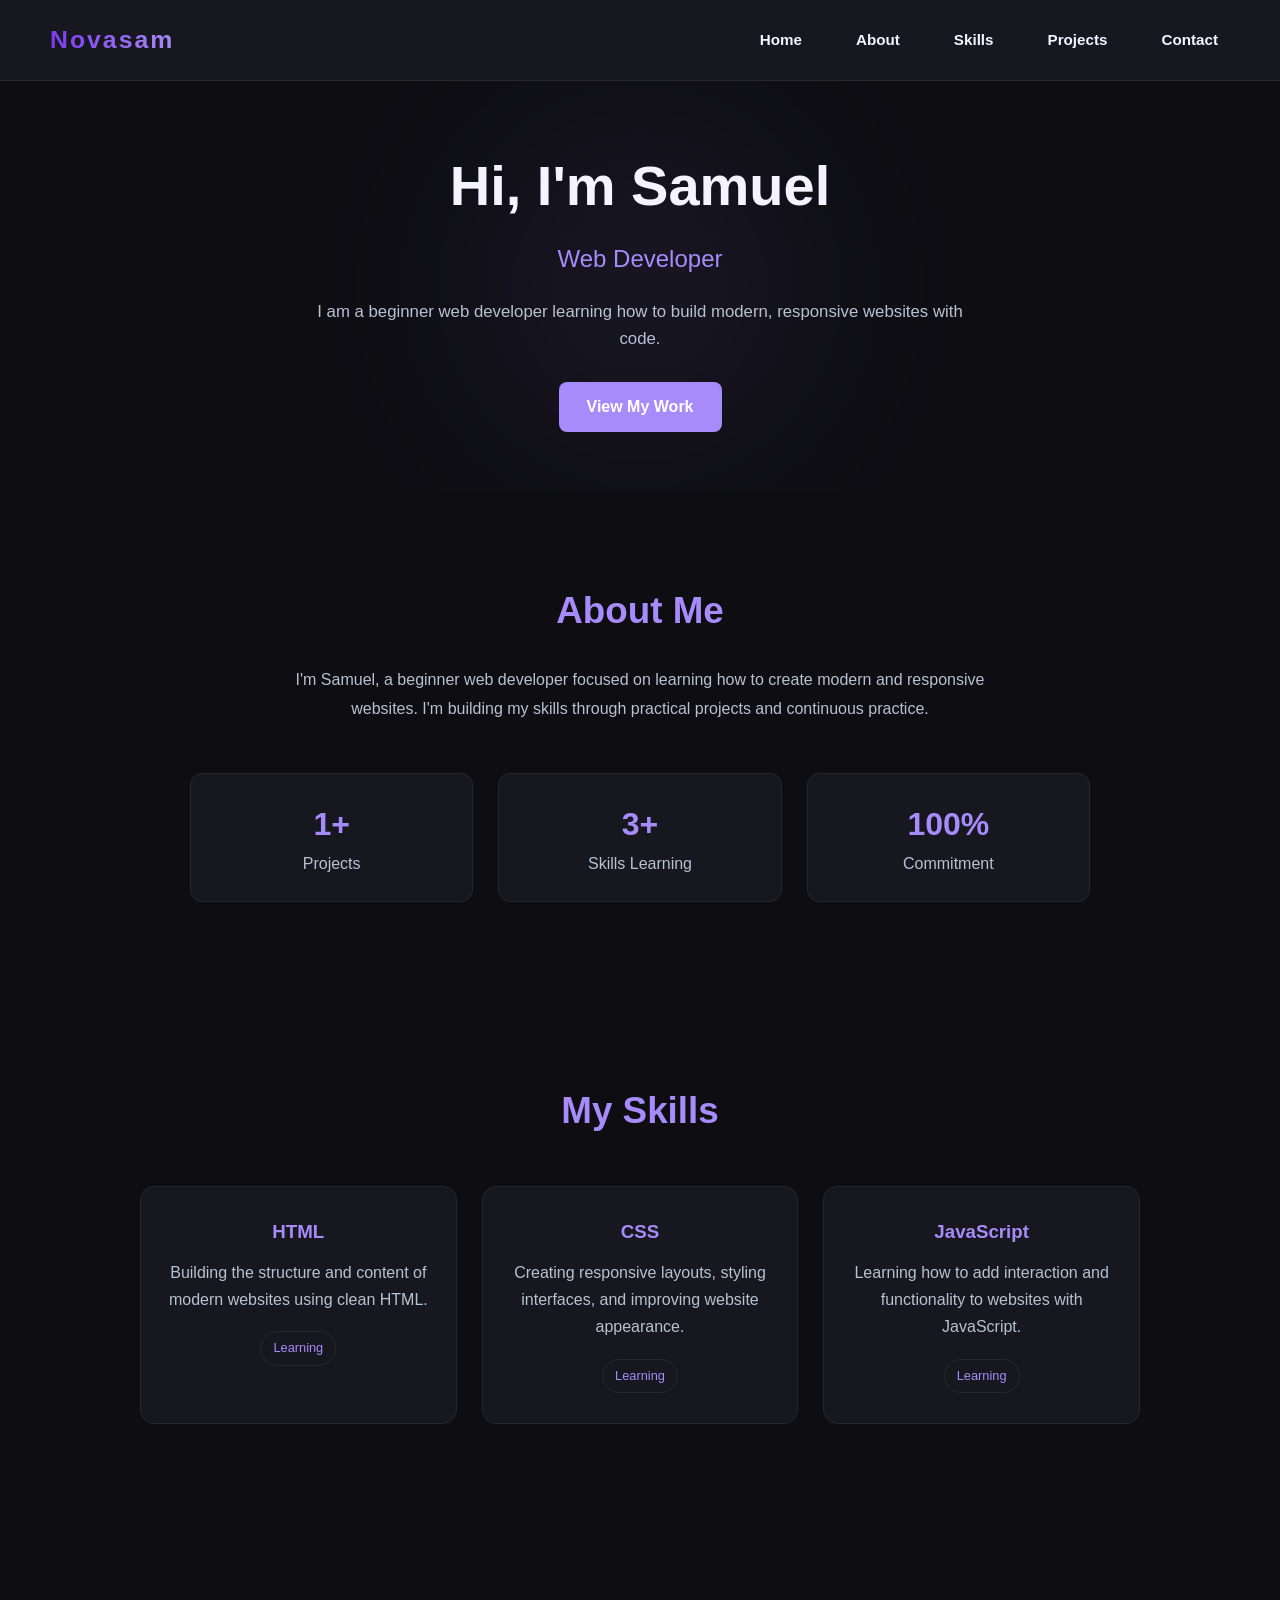
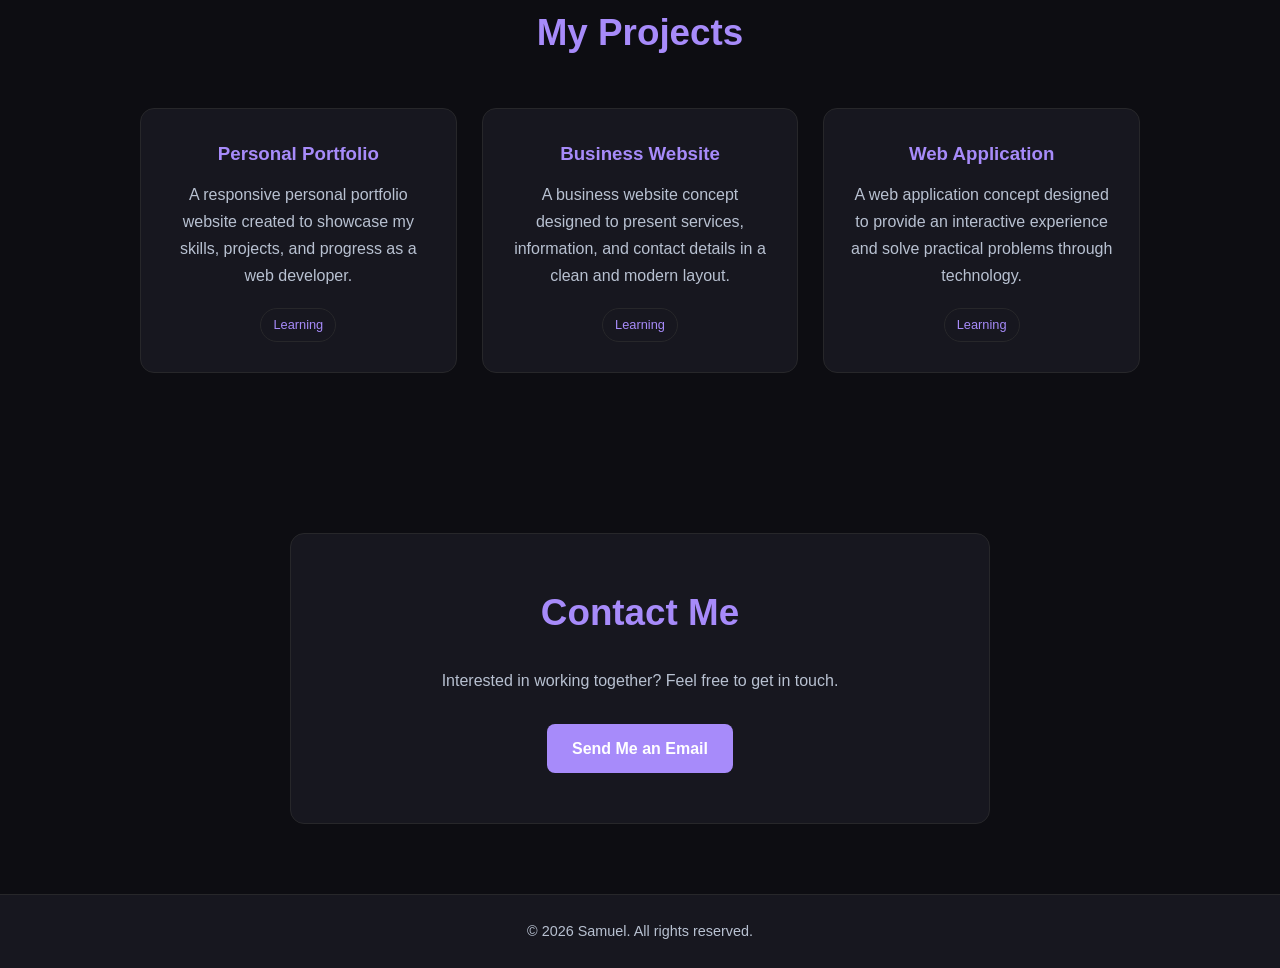
<file: index.html>
<!DOCTYPE html>
<html lang="en">

<head>
    <meta charset="UTF-8">
    <meta name="viewport" content="width=device-width, initial-scale=1.0">

    <title>Samuel | Front-End Developer</title>

    <!-- CSS CONNECTION -->
    <link rel="stylesheet" href="style.css">
</head>

<body>

    <!-- =========================
         NAVIGATION
    ========================== -->

    <header>
        <nav class="navbar">

            <div class="logo">Novasam</div>

            <button class="menu-toggle" aria-label="Open navigation">
                ☰
            </button>

            <ul class="nav-links">
                <li><a href="#home">Home</a></li>
                <li><a href="#about">About</a></li>
                <li><a href="#skills">Skills</a></li>
                <li><a href="#projects">Projects</a></li>
                <li><a href="#contact">Contact</a></li>
            </ul>

        </nav>
    </header>


    <!-- =========================
         HERO SECTION
    ========================== -->

    <section id="home" class="hero">

        <h1>Hi, I'm Samuel</h1>

        <h2>Web Developer</h2>

        <p>
            I am a beginner web developer learning how to build
            modern, responsive websites with code.
        </p>

        <a href="#projects" class="btn">View My Work</a>

    </section>


    <!-- =========================
         ABOUT SECTION
    ========================== -->

    <section id="about" class="about">

        <h2>About Me</h2>

        <p>
            I'm Samuel, a beginner web developer focused on learning
            how to create modern and responsive websites. I'm building
            my skills through practical projects and continuous practice.
        </p>

        <div class="about-info">

            <div>
                <h3>1+</h3>
                <p>Projects</p>
            </div>

            <div>
                <h3>3+</h3>
                <p>Skills Learning</p>
            </div>

            <div>
                <h3>100%</h3>
                <p>Commitment</p>
            </div>

        </div>

    </section>


    <!-- =========================
         SKILLS SECTION
    ========================== -->

    <section id="skills" class="skills">

        <h2>My Skills</h2>

        <div class="skills-container">

            <div class="skill-card">
                <h3>HTML</h3>

                <p>
                    Building the structure and content of modern
                    websites using clean HTML.
                </p>

                <span class="skill-status">
                    Learning
                </span>
            </div>


            <div class="skill-card">
                <h3>CSS</h3>

                <p>
                    Creating responsive layouts, styling interfaces,
                    and improving website appearance.
                </p>

                <span class="skill-status">
                    Learning
                </span>
            </div>


            <div class="skill-card">
                <h3>JavaScript</h3>

                <p>
                    Learning how to add interaction and functionality
                    to websites with JavaScript.
                </p>

                <span class="skill-status">
                    Learning
                </span>
            </div>

        </div>

    </section>


    <!-- =========================
         PROJECTS SECTION
    ========================== -->

    <section id="projects" class="projects">

        <h2>My Projects</h2>

        <div class="projects-container">

            <div class="project-card">

                <h3>Personal Portfolio</h3>

                <p>
                    A responsive personal portfolio website created
                    to showcase my skills, projects, and progress
                    as a web developer.
                </p>

                <span class="skill-status">
                    Learning
                </span>

            </div>


            <div class="project-card">

                <h3>Business Website</h3>

                <p>
                    A business website concept designed to present
                    services, information, and contact details
                    in a clean and modern layout.
                </p>

                <span class="skill-status">
                    Learning
                </span>

            </div>


            <div class="project-card">

                <h3>Web Application</h3>

                <p>
                    A web application concept designed to provide
                    an interactive experience and solve practical
                    problems through technology.
                </p>

                <span class="skill-status">
                    Learning
                </span>

            </div>

        </div>

    </section>


    <!-- =========================
         CONTACT SECTION
    ========================== -->

    <section id="contact" class="contact">

        <div class="contact-card">

            <h2>Contact Me</h2>

            <p>
                Interested in working together? Feel free to get in touch.
            </p>

            <a href="mailto:nwigbosamuel18@gmail.com">
                Send Me an Email
            </a>

        </div>

    </section>


    <!-- =========================
         FOOTER
    ========================== -->

    <footer>

        <p>
            © 2026 Samuel. All rights reserved.
        </p>

    </footer>


    <!-- JAVASCRIPT CONNECTION -->
    <script src="script.js"></script>

</body>
</html>
</file>
<file: style.css>
/* =========================
   GLOBAL FOUNDATION
========================= */

:root {
    --bg: #0D0D12;
    --surface: #17171F;
    --primary: #A78BFA;
    --primary-dark: #8B5CF6;
    --text: #F5F3FF;
    --muted: #B8C1D1;
    --border: #27272A;
}

* {
    margin: 0;
    padding: 0;
    box-sizing: border-box;
}

html {
    scroll-behavior: smooth;
}

body {
    background: var(--bg);
    color: var(--text);
    font-family: Arial, sans-serif;
    line-height: 1.6;
}


/* =========================
   NAVIGATION
========================= */

.navbar {
    display: flex;
    justify-content: space-between;
    align-items: center;
    padding: 20px 50px;
    background: var(--surface);
    border-bottom: 1px solid var(--border);
    position: relative;
    z-index: 1000;
}

.logo {
    font-size: 1.55rem;
    font-weight: 800;
    letter-spacing: 2px;
    background: linear-gradient(
        90deg,
        #7C3AED,
        #A78BFA
    );
    -webkit-background-clip: text;
    -webkit-text-fill-color: transparent;
}

.nav-links {
    display: flex;
    list-style: none;
    gap: 30px;
}

.nav-links a {
    color: var(--text);
    text-decoration: none;
    font-size: 0.95rem;
    font-weight: 600;
    padding: 8px 12px;
    border-radius: 8px;
    transition: 0.3s ease;
}

.nav-links a:hover {
    color: var(--primary);
    background: rgba(167, 139, 250, 0.10);
    text-shadow: 0 0 10px rgba(167, 139, 250, 0.7);
}


/* =========================
   MENU TOGGLE
========================= */

.menu-toggle {
    display: none;
    background: transparent;
    border: 1px solid var(--border);
    color: var(--text);
    font-size: 1.5rem;
    padding: 6px 10px;
    border-radius: 8px;
    cursor: pointer;
}


/* =========================
   HERO
========================= */

.hero {
    min-height: 45vh;
    display: flex;
    flex-direction: column;
    justify-content: center;
    align-items: center;
    text-align: center;
    padding: 60px 20px;
    position: relative;
    overflow: hidden;
}

.hero::before {
    content: "";
    position: absolute;
    width: 350px;
    height: 350px;
    background: var(--primary);
    opacity: 0.08;
    filter: blur(100px);
    border-radius: 50%;
}

.hero > * {
    position: relative;
    z-index: 1;
}

.hero h1 {
    font-size: 3.5rem;
    font-weight: 800;
    margin-bottom: 10px;
}

.hero h2 {
    font-size: 1.5rem;
    font-weight: 500;
    color: var(--primary);
    margin-bottom: 20px;
}

.hero p {
    max-width: 650px;
    font-size: 1.05rem;
    color: var(--muted);
    margin-bottom: 30px;
}


/* =========================
   BUTTON
========================= */

.btn {
    display: inline-block;
    padding: 12px 28px;
    background: var(--primary);
    color: #ffffff;
    text-decoration: none;
    font-weight: 600;
    border-radius: 8px;
    transition: 0.3s ease;
}

.btn:hover {
    transform: translateY(-3px);
    box-shadow: 0 8px 20px rgba(124, 58, 237, 0.35);
}


/* =========================
   ABOUT
========================= */

.about {
    padding: 90px 20px;
    text-align: center;
}

.about h2,
.skills h2,
.projects h2,
.contact-card h2 {
    font-size: 2.3rem;
    margin-bottom: 25px;
    color: var(--primary);
}

.about > p {
    max-width: 750px;
    margin: 0 auto 50px;
    color: var(--muted);
    line-height: 1.8;
}

.about-info {
    display: flex;
    justify-content: center;
    gap: 25px;
    flex-wrap: wrap;
    max-width: 900px;
    margin: 0 auto;
}

.about-info > div {
    flex: 1 1 200px;
    padding: 25px 20px;
    background: var(--surface);
    border: 1px solid var(--border);
    border-radius: 12px;
    transition: 0.3s ease;
}

.about-info h3 {
    font-size: 2rem;
    color: var(--primary);
}

.about-info p {
    color: var(--muted);
}

.about-info > div:hover {
    transform: translateY(-6px);
    box-shadow: 0 10px 25px rgba(124, 58, 237, 0.18);
}


/* =========================
   SKILLS
========================= */

.skills {
    padding: 90px 20px;
    text-align: center;
}

.skills h2,
.projects h2 {
    margin-bottom: 45px;
}

.skills-container,
.projects-container {
    display: grid;
    grid-template-columns: repeat(3, 1fr);
    gap: 25px;
    max-width: 1000px;
    margin: 0 auto;
}

.skill-card,
.project-card {
    padding: 30px 25px;
    background: var(--surface);
    border: 1px solid var(--border);
    border-radius: 14px;
    transition: 0.3s ease;
}

.skill-card h3,
.project-card h3 {
    color: var(--primary);
    margin-bottom: 12px;
}

.skill-card p,
.project-card p {
    color: var(--muted);
    line-height: 1.7;
}

.skill-card:hover,
.project-card:hover {
    transform: translateY(-6px);
    box-shadow: 0 10px 25px rgba(167, 139, 250, 0.18);
}

.skill-status {
    display: inline-block;
    margin-top: 18px;
    padding: 6px 12px;
    border: 1px solid var(--border);
    border-radius: 20px;
    font-size: 0.8rem;
    color: var(--primary);
}


/* =========================
   PROJECTS
========================= */

.projects {
    padding: 90px 20px;
    text-align: center;
}


/* =========================
   CONTACT
========================= */

.contact {
    padding: 70px 20px;
    text-align: center;
}

.contact-card {
    max-width: 700px;
    margin: 0 auto;
    padding: 50px 30px;
    background: var(--surface);
    border: 1px solid var(--border);
    border-radius: 14px;
}

.contact-card p {
    color: var(--muted);
    margin-bottom: 30px;
}

.contact-card a {
    display: inline-block;
    padding: 12px 25px;
    background: var(--primary);
    color: white;
    text-decoration: none;
    border-radius: 8px;
    font-weight: 600;
    transition: 0.3s ease;
}

.contact-card a:hover {
    transform: translateY(-3px);
    box-shadow: 0 8px 20px rgba(167, 139, 250, 0.3);
}


/* =========================
   FOOTER
========================= */

footer {
    padding: 25px 20px;
    background: var(--surface);
    border-top: 1px solid var(--border);
    text-align: center;
}

footer p {
    color: var(--muted);
    font-size: 0.9rem;
}


/* =========================
   MOBILE
========================= */

@media (max-width: 700px) {

    .navbar {
        padding: 15px 20px;
    }

    .menu-toggle {
        display: block;
    }

    .nav-links {
        display: none;
        position: absolute;
        top: 100%;
        right: 20px;
        width: 190px;
        flex-direction: column;
        gap: 8px;
        padding: 15px;
        background: var(--surface);
        border: 1px solid var(--border);
        border-radius: 12px;
        z-index: 9999;
    }

    .nav-links.active {
        display: flex;
    }

    .nav-links a {
        width: 100%;
        text-align: center;
    }

    .hero {
        min-height: 55vh;
        padding: 50px 20px;
    }

    .hero h1 {
        font-size: 2.4rem;
    }

    .hero h2 {
        font-size: 1.3rem;
    }

    .about,
    .skills,
    .projects {
        padding: 70px 15px;
    }

    .about h2,
    .skills h2,
    .projects h2,
    .contact-card h2 {
        font-size: 2rem;
    }

    .about-info {
        flex-direction: column;
        gap: 15px;
    }

    .about-info > div {
        width: 100%;
    }

    .skills-container,
    .projects-container {
        grid-template-columns: 1fr;
        gap: 18px;
    }
}
body {
    outline: 5px solid red;
}
</file>
